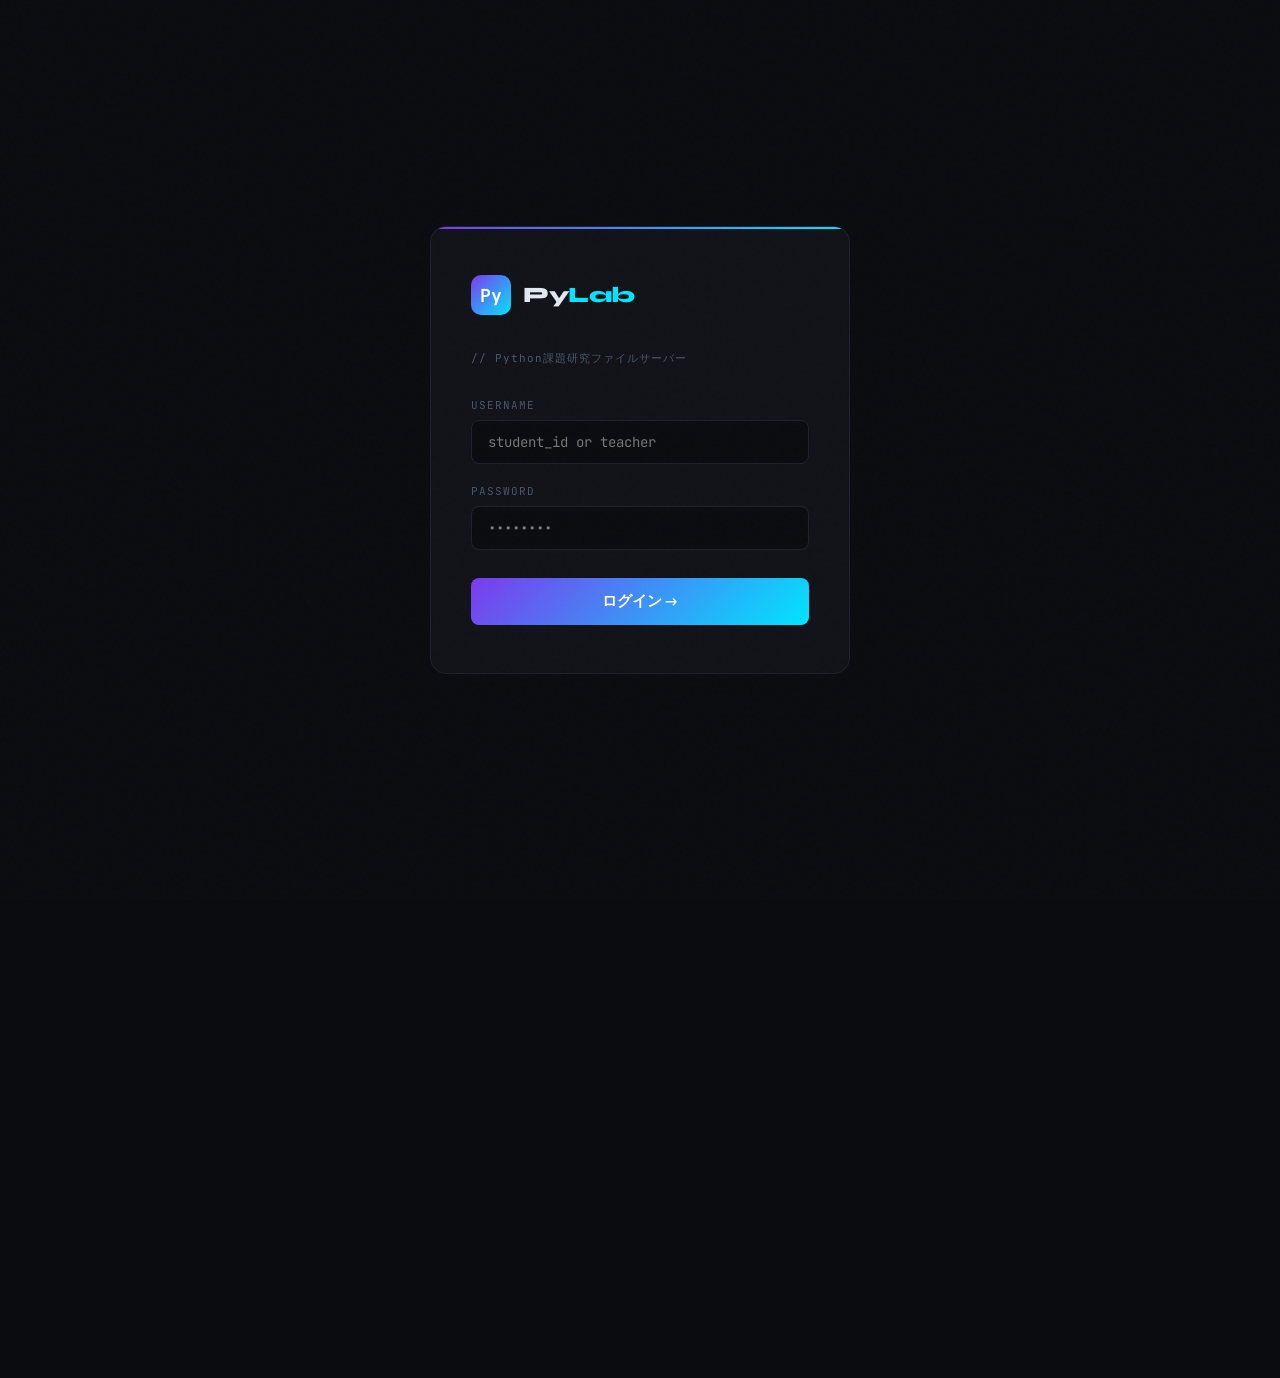
<file: server/static/index.html>
<!DOCTYPE html>
<html lang="ja">
<head>
    <meta charset="UTF-8">
    <meta name="viewport" content="width=device-width, initial-scale=1.0">
    <title>PyLab — Python課題研究ファイルサーバー</title>
    <link href="https://fonts.googleapis.com/css2?family=JetBrains+Mono:wght@400;500;700&family=Syne:wght@400;600;800&display=swap" rel="stylesheet">
    <link rel="stylesheet" href="../static/style.css">
</head>
<body>

<div id="login-screen">
    <div class="login-card">
        <div class="login-logo">
            <div class="logo-icon">Py</div>
            <div class="logo-text">Py<span>Lab</span></div>
        </div>
        <p class="login-subtitle">// Python課題研究ファイルサーバー</p>
        <div class="form-group">
            <label>Username</label>
            <input type="text" id="login-username" placeholder="student_id or teacher"
                onkeydown="if(event.key==='Enter') login()" />
        </div>
        <div class="form-group">
            <label>Password</label>
            <input type="password" id="login-password" placeholder="••••••••"
                onkeydown="if(event.key==='Enter') login()" />
        </div>
        <button class="login-btn" onclick="login()">ログイン →</button>
    </div>
</div>

<div id="app">
    <header>
        <div class="header-logo">
            <div class="logo-icon">Py</div>
            <div class="logo-name">Py<span>Lab</span></div>
        </div>
        <div class="header-status">
            <div class="status-dot"></div>
            server online
        </div>
        <div class="header-user">
            <span class="user-badge" id="user-badge">student</span>
            <button class="logout-btn" onclick="logout()">logout</button>
        </div>
    </header>

    <main>

        <!-- ユーザー管理（先生のみ） -->
        <div class="manage-section teacher-only-block">
            <div class="section-label">ユーザー管理</div>
            <div class="manage-card">
                <div class="form-row" style="margin-bottom:16px;">
                    <input type="text" id="new-username" placeholder="ユーザー名" />
                    <input type="password" id="new-password" placeholder="パスワード" />
                    <select id="new-role">
                        <option value="student">👨‍🎓 学生</option>
                        <option value="teacher">👨‍🏫 先生</option>
                    </select>
                    <button class="action-btn run" onclick="addUser()">＋ 追加</button>
                </div>
                <div id="user-list"></div>
            </div>
        </div>

        <!-- パスワード変更（全員） -->
        <div class="manage-section">
            <div class="section-label">パスワード変更</div>
            <div class="manage-card">
                <div class="form-row">
                    <input type="password" id="old-password" placeholder="現在のパスワード" />
                    <input type="password" id="new-passwd" placeholder="新しいパスワード" />
                    <button class="action-btn run" onclick="changePassword()">変更</button>
                </div>
            </div>
        </div>

        <!-- 課題作成（先生のみ） -->
        <div class="manage-section teacher-only-block">
            <div class="section-label">課題作成</div>
            <div class="manage-card">
                <div class="form-row" style="flex-direction:column; align-items:stretch; gap:12px;">
                    <div style="display:flex; gap:12px; flex-wrap:wrap;">
                        <input type="text" id="task-title" placeholder="課題タイトル" style="flex:2; min-width:200px;" />
                        <input type="datetime-local" id="task-deadline" style="flex:1; min-width:180px;" />
                    </div>
                    <div style="display:flex; gap:12px;">
                        <input type="text" id="task-desc" placeholder="課題の説明" style="flex:1;" />
                        <button class="action-btn run" onclick="createTask()" style="white-space:nowrap;">＋ 追加</button>
                    </div>
                </div>
            </div>
        </div>

        <!-- 遅延提出通知（先生のみ） -->
        <div class="manage-section teacher-only-block">
            <div class="section-label">⚠️ 遅延提出通知</div>
            <div class="manage-card">
                <div id="late-notifications">
                    <p class="notif-empty">// 遅延提出なし</p>
                </div>
            </div>
        </div>

        <!-- 課題一覧（全員） -->
        <div class="files-section" style="margin-bottom:48px;">
            <div class="files-header">
                <div class="section-label" style="margin-bottom:0; flex:1">課題一覧</div>
                <div class="files-count">合計 <span id="task-count">0</span> 件</div>
            </div>
            <div class="file-list" id="task-list">
                <div class="empty-state">
                    <div class="empty-icon">📋</div>
                    <p>// まだ課題がありません</p>
                </div>
            </div>
        </div>

        <!-- Upload -->
        <div class="upload-section">
            <div class="section-label">ファイルアップロード</div>
            <div class="manage-card" style="margin-bottom:16px;">
                <div class="form-row">
                    <select id="upload-task-select" style="flex:1;">
                        <option value="">── 課題を選択（任意）──</option>
                    </select>
                </div>
            </div>
            <div class="drop-zone" id="drop-zone"
                ondragover="onDragOver(event)"
                ondragleave="onDragLeave(event)"
                ondrop="onDrop(event)"
                onclick="document.getElementById('file-input').click()">
                <span class="drop-icon">📂</span>
                <div class="drop-title">フォルダをドロップ</div>
                <button class="upload-btn" onclick="event.stopPropagation(); document.getElementById('file-input').click()">
                    ＋ フォルダを選択
                </button>
                <div id="multi-progress-container"></div>
            </div>
            <input type="file" id="file-input"
                webkitdirectory multiple
                onchange="uploadFolder(this.files)">
        </div>

        <!-- 検索・フィルター -->
        <div class="manage-card" style="margin-bottom:16px;">
            <div class="form-row">
                <input type="text" id="search-input" placeholder="🔍 ファイル名・ユーザー名で検索"
                    oninput="filterFiles()" style="flex:2;" />
                <input type="date" id="search-date"
                    onchange="filterFiles()" style="flex:1; min-width:140px;" />
                <select id="search-user" onchange="filterFiles()" style="flex:1; min-width:120px;">
                    <option value="">全ユーザー</option>
                </select>
            </div>
        </div>

        <!-- File List -->
        <div class="files-section">
            <div class="files-header">
                <div class="section-label" style="margin-bottom:0; flex:1">アップロード済みファイル</div>
                <div class="files-count">合計 <span id="file-count">0</span> 件</div>
            </div>
            <div class="file-list" id="file-list">
                <div class="empty-state">
                    <div class="empty-icon">🗂️</div>
                    <p>// まだファイルがありません</p>
                </div>
            </div>
        </div>

    </main>
</div>

<div class="toast" id="toast"></div>
<script src="../static/app.js"></script>
</body>
</html>
</file>
<file: server/static/style.css>
*, *::before, *::after {
    box-sizing: border-box;
    margin: 0;
    padding: 0;
}

:root {
    --bg:        #0a0c10;
    --surface:   #111318;
    --border:    #1e2130;
    --accent:    #00e5ff;
    --accent2:   #7c3aed;
    --green:     #00ff88;
    --red:       #ff4560;
    --yellow:    #ffc107;
    --text:      #e2e8f0;
    --muted:     #4a5568;
    --font-mono: 'JetBrains Mono', monospace;
    --font-sans: 'Syne', sans-serif;
}

html, body {
    height: 100%;
    background: var(--bg);
    color: var(--text);
    font-family: var(--font-sans);
    overflow-x: hidden;
}

body::before {
    content: '';
    position: fixed;
    inset: 0;
    background-image: url("data:image/svg+xml,%3Csvg viewBox='0 0 256 256' xmlns='http://www.w3.org/2000/svg'%3E%3Cfilter id='noise'%3E%3CfeTurbulence type='fractalNoise' baseFrequency='0.9' numOctaves='4' stitchTiles='stitch'/%3E%3C/filter%3E%3Crect width='100%25' height='100%25' filter='url(%23noise)' opacity='0.04'/%3E%3C/svg%3E");
    pointer-events: none;
    z-index: 999;
    opacity: .4;
}

body::after {
    content: '';
    position: fixed;
    inset: 0;
    background-image:
        linear-gradient(var(--border) 1px, transparent 1px),
        linear-gradient(90deg, var(--border) 1px, transparent 1px);
    background-size: 40px 40px;
    pointer-events: none;
    z-index: 0;
    opacity: .4;
}

/* ══════════════════════════
   LOGIN SCREEN
══════════════════════════ */
#login-screen {
    position: fixed;
    inset: 0;
    display: flex;
    align-items: center;
    justify-content: center;
    z-index: 100;
    background: var(--bg);
    transition: opacity .5s ease, visibility .5s ease;
}

#login-screen.hidden {
    opacity: 0;
    visibility: hidden;
}

.login-card {
    width: 420px;
    background: var(--surface);
    border: 1px solid var(--border);
    border-radius: 16px;
    padding: 48px 40px;
    position: relative;
    overflow: hidden;
}

.login-card::before {
    content: '';
    position: absolute;
    top: 0; left: 0; right: 0;
    height: 2px;
    background: linear-gradient(90deg, var(--accent2), var(--accent));
}

.login-logo {
    display: flex;
    align-items: center;
    gap: 12px;
    margin-bottom: 36px;
}

.login-logo .logo-icon {
    width: 40px; height: 40px;
    background: linear-gradient(135deg, var(--accent2), var(--accent));
    border-radius: 10px;
    display: flex; align-items: center; justify-content: center;
    font-family: var(--font-mono);
    font-size: 18px; font-weight: 700; color: #fff;
}

.login-logo .logo-text { font-size: 22px; font-weight: 800; letter-spacing: -0.5px; }
.login-logo .logo-text span { color: var(--accent); }

.login-subtitle {
    font-family: var(--font-mono);
    font-size: 11px; color: var(--muted);
    margin-bottom: 32px; letter-spacing: 1px;
}

.form-group { margin-bottom: 20px; }
.form-group label {
    display: block;
    font-family: var(--font-mono);
    font-size: 11px; color: var(--muted);
    letter-spacing: 1px; margin-bottom: 8px;
    text-transform: uppercase;
}
.form-group input {
    width: 100%;
    background: var(--bg);
    border: 1px solid var(--border);
    border-radius: 8px;
    padding: 12px 16px;
    color: var(--text);
    font-family: var(--font-mono);
    font-size: 14px; outline: none;
    transition: border-color .2s;
}
.form-group input:focus { border-color: var(--accent); }

.login-btn {
    width: 100%; padding: 14px;
    background: linear-gradient(135deg, var(--accent2), var(--accent));
    border: none; border-radius: 8px;
    color: #fff; font-family: var(--font-sans);
    font-size: 15px; font-weight: 600;
    cursor: pointer; transition: opacity .2s; margin-top: 8px;
}
.login-btn:hover { opacity: .85; }

/* ══════════════════════════
   TEACHER ONLY
══════════════════════════ */
.teacher-only { display: none; }
body.is-teacher .teacher-only { display: flex; }
.teacher-only-block { display: none; }
body.is-teacher .teacher-only-block { display: block; }

/* ══════════════════════════
   MAIN APP
══════════════════════════ */
#app { min-height: 100vh; position: relative; z-index: 1; }

header {
    display: flex; align-items: center;
    justify-content: space-between;
    padding: 0 32px; height: 60px;
    border-bottom: 1px solid var(--border);
    background: rgba(10, 12, 16, .8);
    backdrop-filter: blur(12px);
    position: sticky; top: 0; z-index: 50;
}

.header-logo { display: flex; align-items: center; gap: 10px; }
.header-logo .logo-icon {
    width: 32px; height: 32px;
    background: linear-gradient(135deg, var(--accent2), var(--accent));
    border-radius: 8px;
    display: flex; align-items: center; justify-content: center;
    font-family: var(--font-mono); font-size: 14px; font-weight: 700; color: #fff;
}
.header-logo .logo-name { font-size: 18px; font-weight: 800; letter-spacing: -0.5px; }
.header-logo .logo-name span { color: var(--accent); }

.header-status {
    display: flex; align-items: center; gap: 6px;
    font-family: var(--font-mono); font-size: 11px; color: var(--muted);
}

.status-dot {
    width: 6px; height: 6px; border-radius: 50%;
    background: var(--green);
    box-shadow: 0 0 6px var(--green);
    animation: pulse 2s infinite;
}

@keyframes pulse {
    0%, 100% { opacity: 1; }
    50%       { opacity: .4; }
}

.header-user { display: flex; align-items: center; gap: 12px; }

.user-badge {
    font-family: var(--font-mono); font-size: 11px;
    padding: 4px 10px; border-radius: 4px;
    background: rgba(124, 58, 237, .2);
    border: 1px solid rgba(124, 58, 237, .4);
    color: #a78bfa;
}
.user-badge.teacher {
    background: rgba(0, 229, 255, .1);
    border-color: rgba(0, 229, 255, .3);
    color: var(--accent);
}

.logout-btn {
    background: none;
    border: 1px solid var(--border);
    border-radius: 6px; padding: 6px 14px;
    color: var(--muted);
    font-family: var(--font-mono); font-size: 11px;
    cursor: pointer; transition: all .2s;
}
.logout-btn:hover { border-color: var(--red); color: var(--red); }

main { max-width: 1100px; margin: 0 auto; padding: 40px 32px; }

.section-label {
    font-family: var(--font-mono);
    font-size: 10px; letter-spacing: 2px;
    color: var(--muted); text-transform: uppercase;
    margin-bottom: 16px;
    display: flex; align-items: center; gap: 8px;
}
.section-label::after {
    content: ''; flex: 1; height: 1px; background: var(--border);
}

/* ─── Manage Section ─── */
.manage-section { margin-bottom: 40px; }

.manage-card {
    background: var(--surface);
    border: 1px solid var(--border);
    border-radius: 12px; padding: 20px 24px;
}

.form-row {
    display: flex; align-items: center;
    gap: 12px; flex-wrap: wrap;
}

.form-row input,
.form-row select {
    background: var(--bg);
    border: 1px solid var(--border);
    border-radius: 8px; padding: 10px 14px;
    color: var(--text);
    font-family: var(--font-mono); font-size: 13px;
    outline: none; transition: border-color .2s;
    flex: 1; min-width: 140px;
}
.form-row input:focus,
.form-row select:focus { border-color: var(--accent); }
.form-row select option { background: var(--surface); }

/* ─── Upload Area ─── */
.upload-section { margin-bottom: 48px; }

.drop-zone {
    border: 2px dashed var(--border);
    border-radius: 16px; padding: 56px 32px;
    text-align: center; cursor: pointer;
    transition: all .3s; position: relative; overflow: hidden;
}
.drop-zone::before {
    content: ''; position: absolute; inset: 0;
    background: radial-gradient(ellipse at center, rgba(0,229,255,.03) 0%, transparent 70%);
    opacity: 0; transition: opacity .3s;
}
.drop-zone:hover, .drop-zone.dragover {
    border-color: var(--accent);
    background: rgba(0,229,255,.03);
}
.drop-zone:hover::before, .drop-zone.dragover::before { opacity: 1; }

.drop-icon {
    font-size: 48px; margin-bottom: 16px; display: block;
    animation: float 3s ease-in-out infinite;
}
@keyframes float {
    0%, 100% { transform: translateY(0); }
    50%       { transform: translateY(-8px); }
}

.drop-title { font-size: 18px; font-weight: 600; margin-bottom: 24px; }

.upload-btn {
    display: inline-flex; align-items: center; gap: 8px;
    padding: 12px 28px;
    background: transparent;
    border: 1px solid var(--accent);
    border-radius: 8px; color: var(--accent);
    font-family: var(--font-mono); font-size: 13px;
    cursor: pointer; transition: all .2s;
}
.upload-btn:hover { background: rgba(0,229,255,.1); }

.progress-bar { margin-top: 24px; display: none; }
.progress-bar.show { display: block; }
.progress-track { height: 4px; background: var(--border); border-radius: 2px; overflow: hidden; }
.progress-fill {
    height: 100%; width: 0%;
    background: linear-gradient(90deg, var(--accent2), var(--accent));
    border-radius: 2px; transition: width .3s;
}
.progress-label { font-family: var(--font-mono); font-size: 11px; color: var(--muted); margin-top: 8px; }

/* ─── File / Task List ─── */
.files-header { display: flex; align-items: center; justify-content: space-between; margin-bottom: 16px; }
.files-count { font-family: var(--font-mono); font-size: 11px; color: var(--muted); }
.files-count span { color: var(--accent); }

.file-list { display: flex; flex-direction: column; gap: 8px; }

.file-item {
    display: flex; align-items: center; gap: 16px;
    padding: 16px 20px;
    background: var(--surface);
    border: 1px solid var(--border);
    border-radius: 12px; transition: all .2s;
    animation: slideIn .3s ease both;
}
@keyframes slideIn {
    from { opacity: 0; transform: translateY(8px); }
    to   { opacity: 1; transform: translateY(0); }
}
.file-item:hover {
    border-color: rgba(0,229,255,.3);
    background: rgba(0,229,255,.02);
}

.file-ext {
    width: 44px; height: 44px; border-radius: 10px;
    background: rgba(124,58,237,.2);
    border: 1px solid rgba(124,58,237,.3);
    display: flex; align-items: center; justify-content: center;
    font-family: var(--font-mono); font-size: 11px; font-weight: 700;
    color: #a78bfa; flex-shrink: 0;
}
.file-ext.zip {
    background: rgba(0,229,255,.1);
    border-color: rgba(0,229,255,.3);
    color: var(--accent);
}

.file-info { flex: 1; min-width: 0; }
.file-name {
    font-family: var(--font-mono); font-size: 14px;
    white-space: nowrap; overflow: hidden; text-overflow: ellipsis;
    margin-bottom: 4px;
}
.file-meta {
    font-family: var(--font-mono); font-size: 11px;
    color: var(--muted); display: flex; gap: 16px;
}
.file-actions { display: flex; gap: 8px; flex-shrink: 0; }

.action-btn {
    padding: 6px 14px; border-radius: 6px;
    font-family: var(--font-mono); font-size: 11px;
    cursor: pointer; transition: all .2s; border: 1px solid;
}
.action-btn.dl  { background: rgba(0,229,255,.1); border-color: rgba(0,229,255,.3); color: var(--accent); }
.action-btn.dl:hover { background: rgba(0,229,255,.2); }
.action-btn.run { background: rgba(0,255,136,.1); border-color: rgba(0,255,136,.3); color: var(--green); }
.action-btn.run:hover { background: rgba(0,255,136,.2); }
.action-btn.del { background: rgba(255,69,96,.1); border-color: rgba(255,69,96,.3); color: var(--red); }
.action-btn.del:hover { background: rgba(255,69,96,.2); }

/* ─── Toast ─── */
.toast {
    position: fixed; bottom: 32px; right: 32px;
    padding: 14px 20px;
    background: var(--surface);
    border: 1px solid var(--border);
    border-radius: 10px;
    font-family: var(--font-mono); font-size: 13px;
    display: flex; align-items: center; gap: 10px;
    transform: translateY(20px); opacity: 0;
    transition: all .3s; z-index: 200;
}
.toast.show { transform: translateY(0); opacity: 1; }
.toast.success { border-color: rgba(0,255,136,.4); }
.toast.error   { border-color: rgba(255,69,96,.4); }

/* ─── Empty State ─── */
.empty-state { text-align: center; padding: 64px 32px; color: var(--muted); }
.empty-state .empty-icon { font-size: 40px; margin-bottom: 16px; }
.empty-state p { font-family: var(--font-mono); font-size: 13px; }

input[type="file"] { display: none; }

/* ─── Result Panel ─── */
#result-panel {
    margin-top: 32px;
    background: var(--surface);
    border: 1px solid var(--border);
    border-radius: 12px; overflow: hidden;
}
.result-header {
    display: flex; justify-content: space-between; align-items: center;
    padding: 12px 20px;
    border-bottom: 1px solid var(--border);
    font-family: var(--font-mono); font-size: 12px; color: var(--muted);
}
.result-header button { background: none; border: none; color: var(--muted); cursor: pointer; font-size: 14px; }
.result-header button:hover { color: var(--red); }
.result-stdout { padding: 20px; font-family: var(--font-mono); font-size: 13px; color: var(--green); white-space: pre-wrap; word-break: break-all; }
.result-stderr { padding: 20px; font-family: var(--font-mono); font-size: 13px; color: var(--red); white-space: pre-wrap; word-break: break-all; border-top: 1px solid var(--border); }

/* ══════════════════════════
   課題 (TASK) STYLES
══════════════════════════ */

/* ─── Task Item ─── */
.task-item {
    display: flex; align-items: center; gap: 16px;
    padding: 16px 20px;
    background: var(--surface);
    border: 1px solid var(--border);
    border-radius: 12px; transition: all .2s;
    animation: slideIn .3s ease both;
}
.task-item:hover {
    border-color: rgba(124,58,237,.4);
    background: rgba(124,58,237,.02);
}
.task-item.expired {
    opacity: .6;
    border-color: var(--border);
}

.task-main { flex: 1; min-width: 0; }
.task-title {
    font-family: var(--font-mono); font-size: 14px;
    font-weight: 600; margin-bottom: 4px;
    display: flex; align-items: center; gap: 8px;
}
.task-desc {
    font-size: 12px; color: var(--muted); margin-bottom: 4px;
}

/* ─── Task Badge ─── */
.task-badge {
    font-family: var(--font-mono); font-size: 10px;
    padding: 2px 8px; border-radius: 4px;
    font-weight: 700; letter-spacing: 0.5px;
}
.task-badge.active {
    background: rgba(0,255,136,.15);
    border: 1px solid rgba(0,255,136,.3);
    color: var(--green);
}
.task-badge.expired {
    background: rgba(255,69,96,.1);
    border: 1px solid rgba(255,69,96,.3);
    color: var(--red);
}

/* ─── 遅延通知 ─── */
.notif-empty {
    font-family: var(--font-mono); font-size: 12px;
    color: var(--muted); padding: 8px 0;
}
.notif-item {
    display: flex; align-items: center; justify-content: space-between;
    padding: 10px 0;
    border-bottom: 1px solid var(--border);
    font-family: var(--font-mono); font-size: 12px;
    gap: 12px;
}
.notif-item:last-child { border-bottom: none; }
.notif-time { color: var(--muted); font-size: 11px; flex-shrink: 0; }

/* ─── 提出状況モーダル ─── */
#status-modal {
    position: fixed; inset: 0; z-index: 300;
    display: flex; align-items: center; justify-content: center;
}
.modal-overlay {
    position: absolute; inset: 0;
    background: rgba(0,0,0,.7);
    backdrop-filter: blur(4px);
}
.modal-card {
    position: relative; z-index: 1;
    width: 560px; max-width: 95vw;
    background: var(--surface);
    border: 1px solid var(--border);
    border-radius: 16px; overflow: hidden;
    max-height: 80vh; display: flex; flex-direction: column;
}
.modal-header {
    display: flex; justify-content: space-between; align-items: center;
    padding: 16px 20px;
    border-bottom: 1px solid var(--border);
    font-family: var(--font-mono); font-size: 13px; color: var(--muted);
    flex-shrink: 0;
}
.modal-header button { background: none; border: none; color: var(--muted); cursor: pointer; font-size: 16px; }
.modal-header button:hover { color: var(--red); }

.modal-summary {
    display: flex; gap: 12px; padding: 16px 20px;
    border-bottom: 1px solid var(--border);
    flex-shrink: 0;
}
.summary-chip {
    font-family: var(--font-mono); font-size: 11px;
    padding: 6px 12px; border-radius: 6px; border: 1px solid;
}
.summary-chip.submitted { background: rgba(0,255,136,.1); border-color: rgba(0,255,136,.3); color: var(--green); }
.summary-chip.late      { background: rgba(255,193,7,.1);  border-color: rgba(255,193,7,.3);  color: var(--yellow); }
.summary-chip.pending   { background: rgba(74,85,104,.2);  border-color: rgba(74,85,104,.4);  color: var(--muted); }

.modal-body { overflow-y: auto; padding: 8px 0; }

.status-row {
    display: flex; align-items: center; gap: 12px;
    padding: 10px 20px;
    border-bottom: 1px solid var(--border);
    font-family: var(--font-mono); font-size: 12px;
}
.status-row:last-child { border-bottom: none; }
.status-name { flex: 1; }
.status-badge {
    padding: 2px 10px; border-radius: 4px; font-size: 11px; border: 1px solid;
}
.status-badge.submitted { background: rgba(0,255,136,.1); border-color: rgba(0,255,136,.3); color: var(--green); }
.status-badge.late      { background: rgba(255,193,7,.1);  border-color: rgba(255,193,7,.3);  color: var(--yellow); }
.status-badge.pending   { background: rgba(74,85,104,.2);  border-color: rgba(74,85,104,.4);  color: var(--muted); }
.status-time { color: var(--muted); font-size: 11px; flex-shrink: 0; }
/* ─── User List ─── */
.user-list-item {
    display: flex;
    align-items: center;
    gap: 12px;
    padding: 8px 12px;
    background: var(--bg);
    border: 1px solid var(--border);
    border-radius: 8px;
    margin-top: 6px;
    transition: border-color .2s;
}

.user-list-item:hover {
    border-color: rgba(0, 229, 255, .2);
}

.user-list-name {
    flex: 1;
    font-family: var(--font-mono);
    font-size: 12px;
}

.user-list-role {
    font-family: var(--font-mono);
    font-size: 10px;
    color: var(--muted);
    padding: 2px 8px;
    border-radius: 4px;
    background: rgba(74, 85, 104, .2);
    border: 1px solid rgba(74, 85, 104, .3);
}

.user-list-role.teacher {
    background: rgba(0, 229, 255, .1);
    border-color: rgba(0, 229, 255, .3);
    color: var(--accent);
}

/* ─── 複数フォルダ プログレスコンテナ ─── */
#multi-progress-container {
    display: none;
    flex-direction: column;
    gap: 10px;
    margin-top: 16px;
}
#multi-progress-container.show {
    display: flex;
}

.multi-progress-item {
    background: var(--surface);
    border: 1px solid var(--border);
    border-radius: 10px;
    padding: 12px 16px;
}

.multi-progress-label {
    font-family: var(--font-mono);
    font-size: 11px;
    color: var(--muted);
    margin-bottom: 8px;
}

/* ─── 検索・フィルターバー ─── */
.search-bar {
    display: flex;
    gap: 10px;
    margin-bottom: 12px;
    flex-wrap: wrap;
}

.search-bar input[type="text"] {
    flex: 2;
    min-width: 200px;
    background: var(--surface);
    border: 1px solid var(--border);
    border-radius: 8px;
    padding: 9px 14px;
    color: var(--text);
    font-family: var(--font-mono);
    font-size: 12px;
    outline: none;
    transition: border-color .2s;
}

.search-bar input[type="text"]:focus {
    border-color: var(--accent);
}

.search-bar input[type="date"],
.search-bar select {
    flex: 1;
    min-width: 140px;
    background: var(--surface);
    border: 1px solid var(--border);
    border-radius: 8px;
    padding: 9px 14px;
    color: var(--text);
    font-family: var(--font-mono);
    font-size: 12px;
    outline: none;
    transition: border-color .2s;
}

.search-bar input[type="date"]:focus,
.search-bar select:focus {
    border-color: var(--accent);
}

.search-bar select option {
    background: var(--surface);
}

/* date input カラースキーム */
.search-bar input[type="date"]::-webkit-calendar-picker-indicator {
    filter: invert(0.6);
    cursor: pointer;
}

/* ─── 複数フォルダ プログレス ─── */
#multi-progress-container {
    display: none;
    margin-top: 24px;
    width: 100%;
    text-align: left;
}
#multi-progress-container.show {
    display: block;
}
.multi-progress-item {
    margin-bottom: 14px;
}
.multi-progress-label {
    font-family: var(--font-mono);
    font-size: 11px;
    color: var(--muted);
    margin-bottom: 6px;
}
</file>
